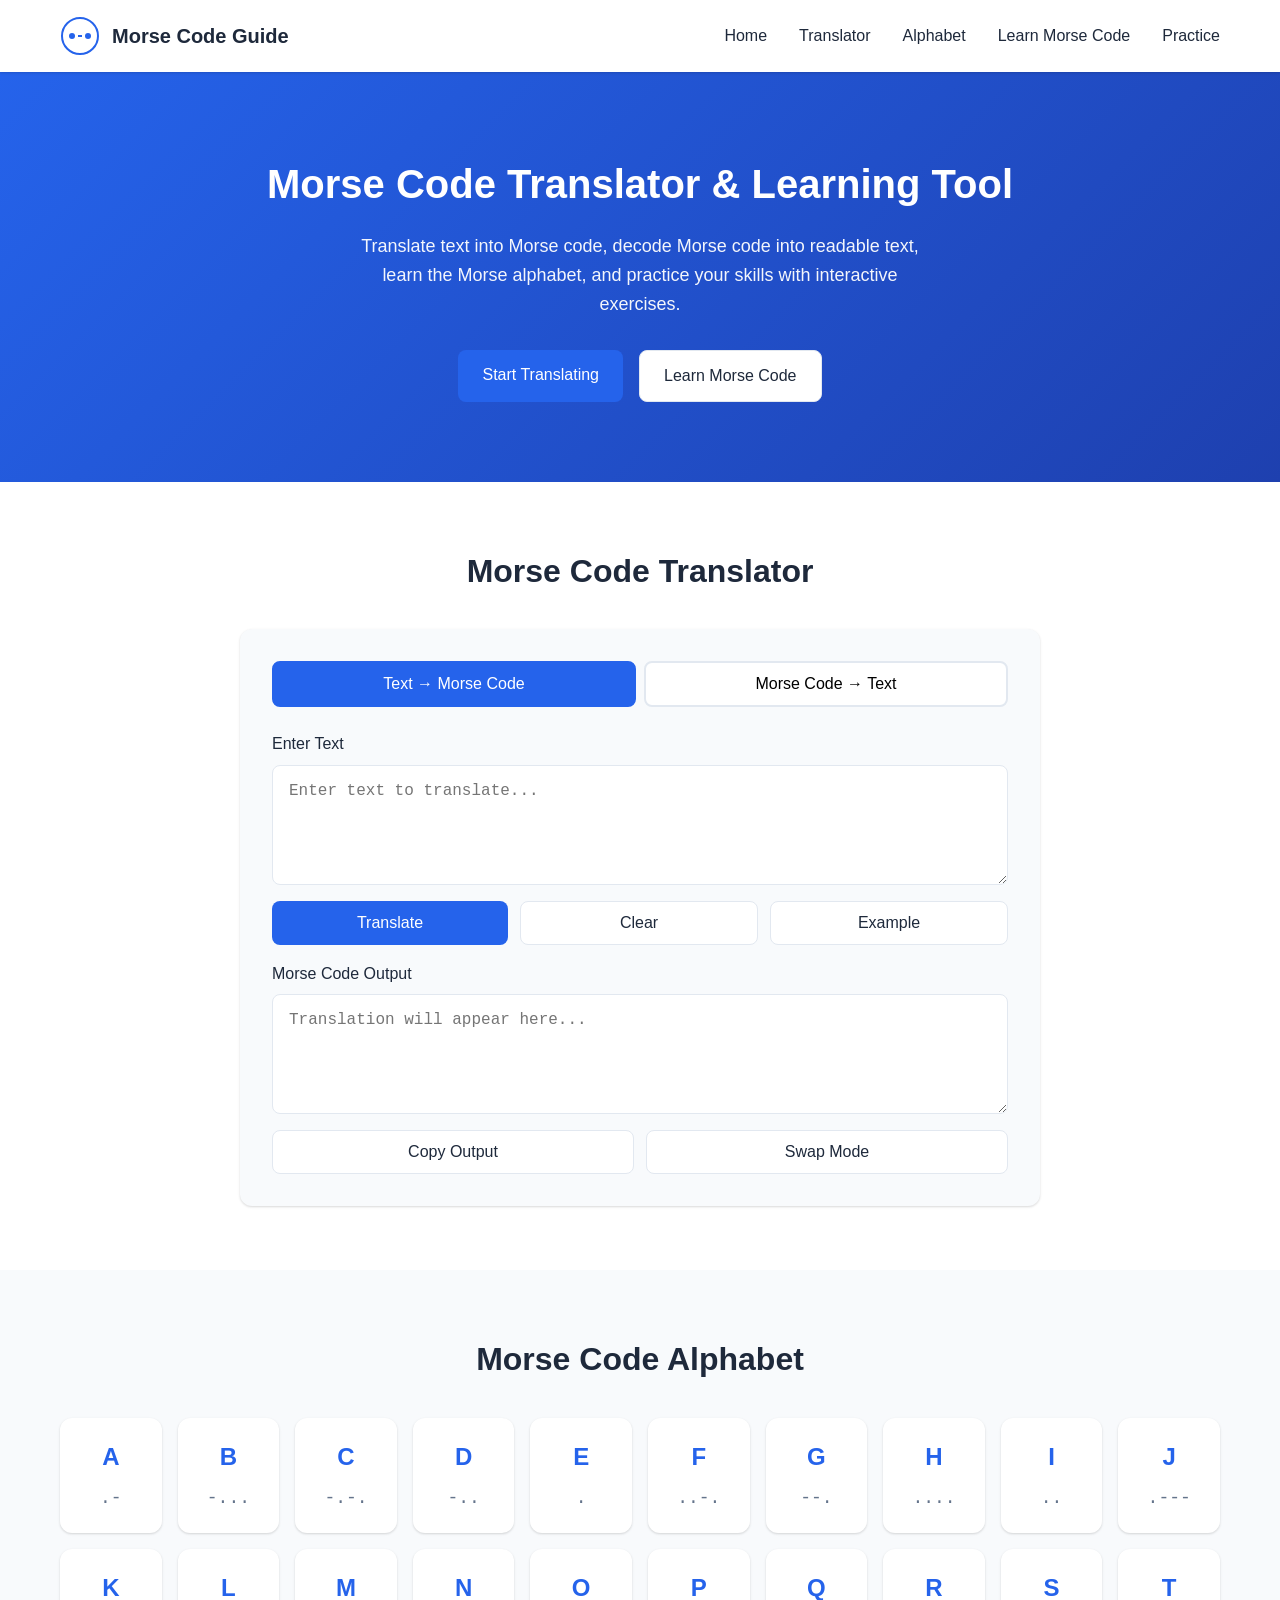
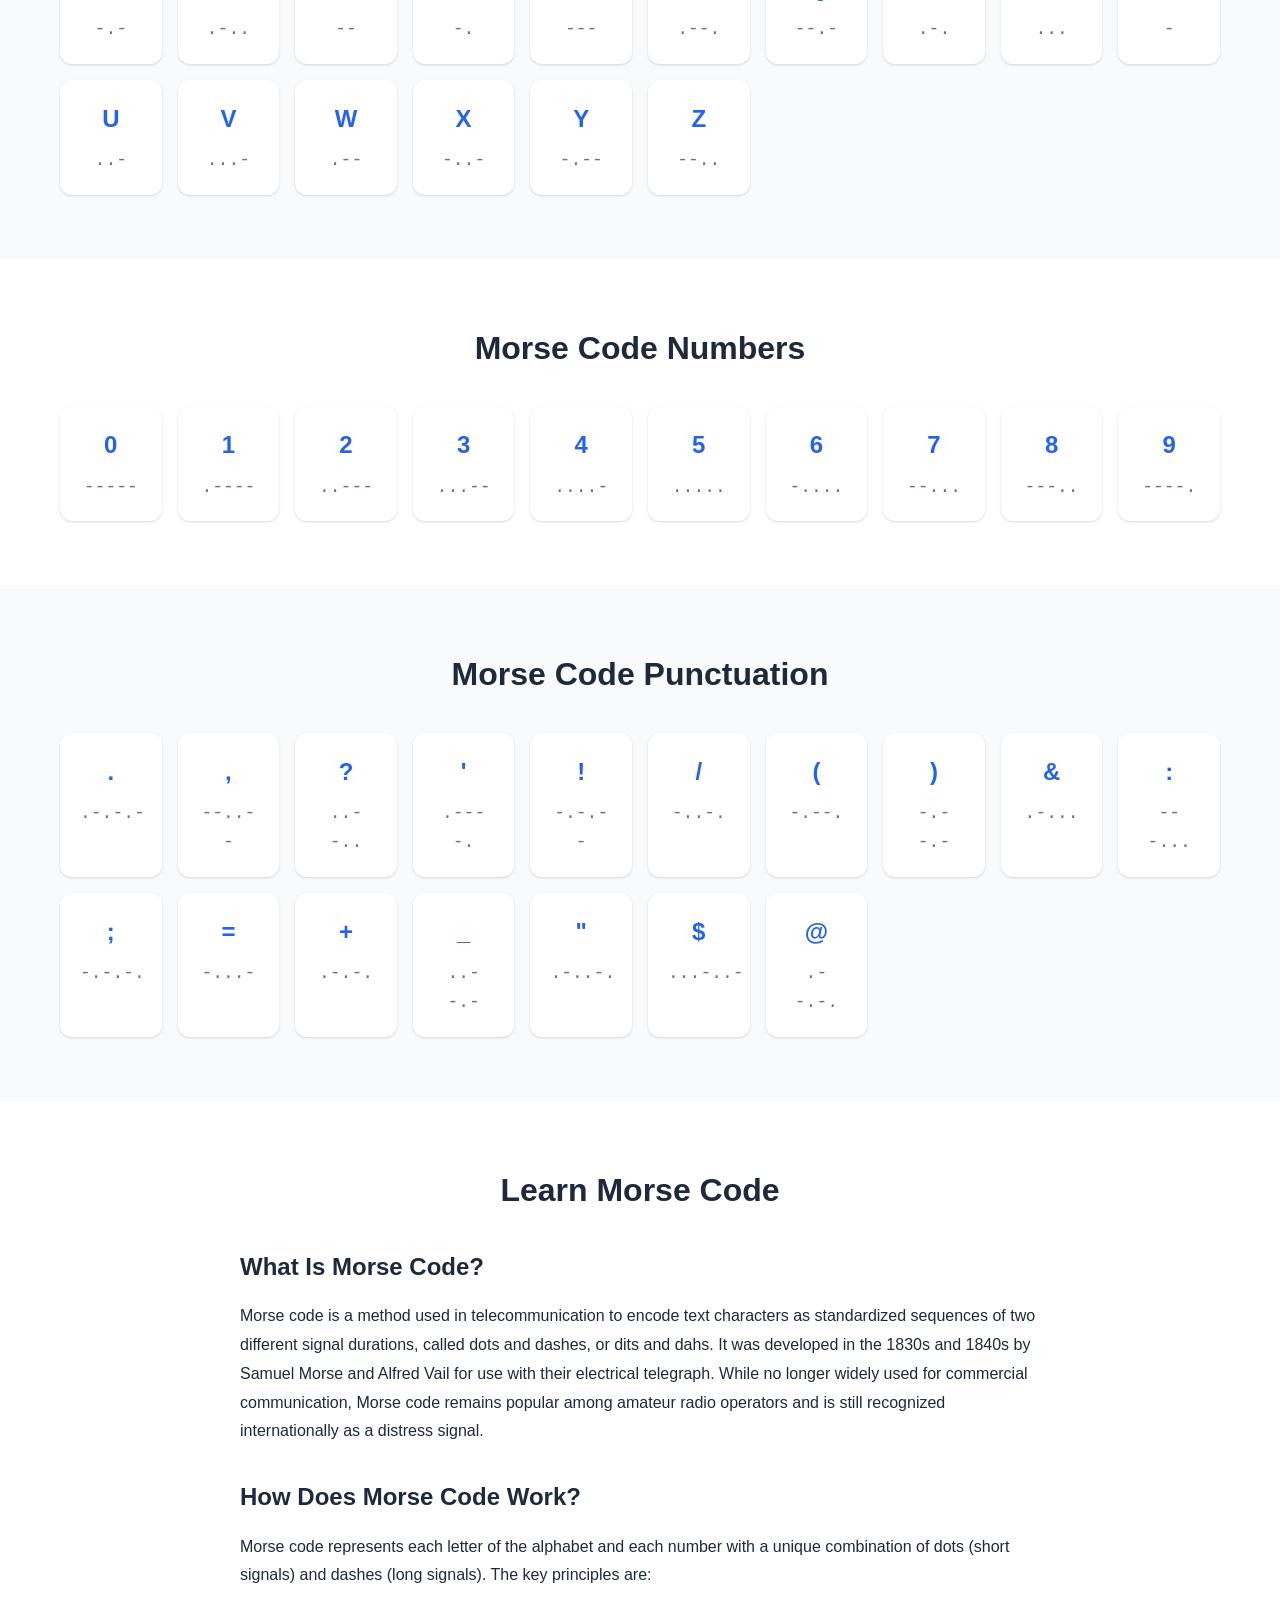
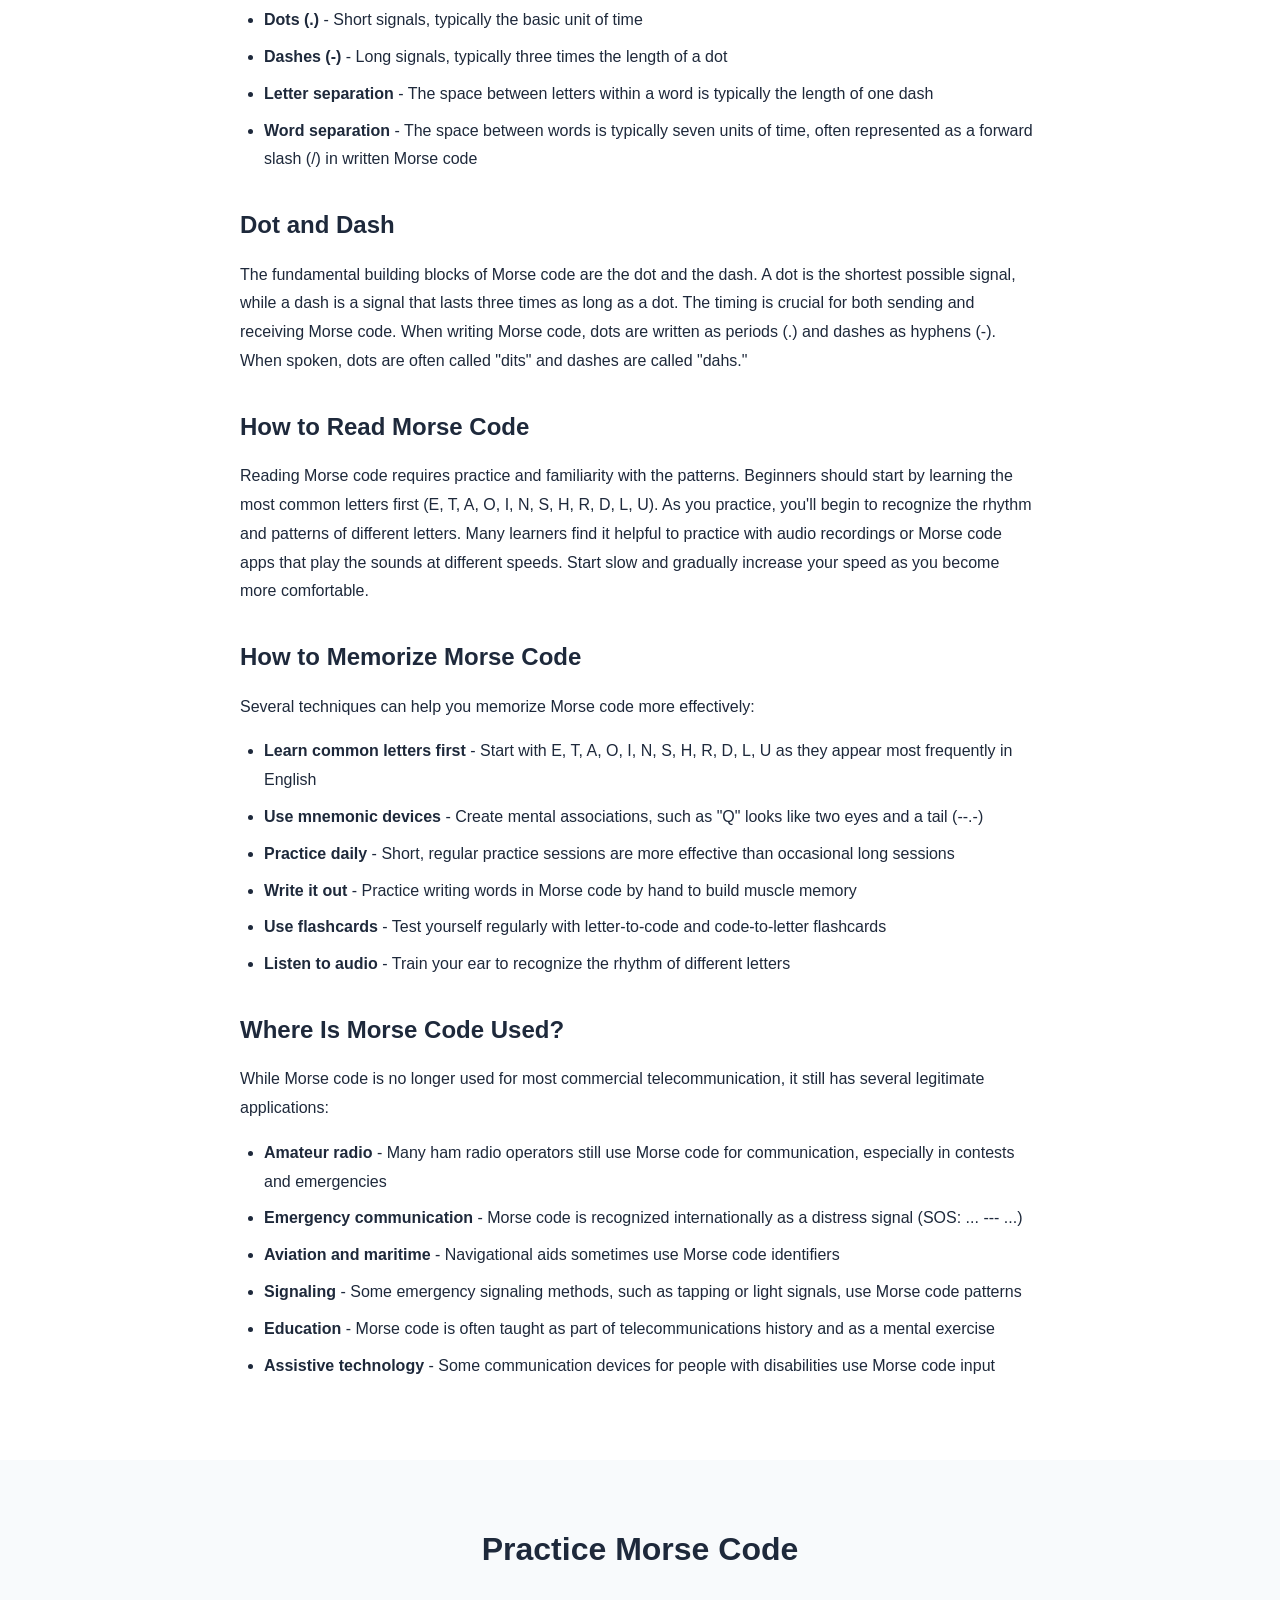
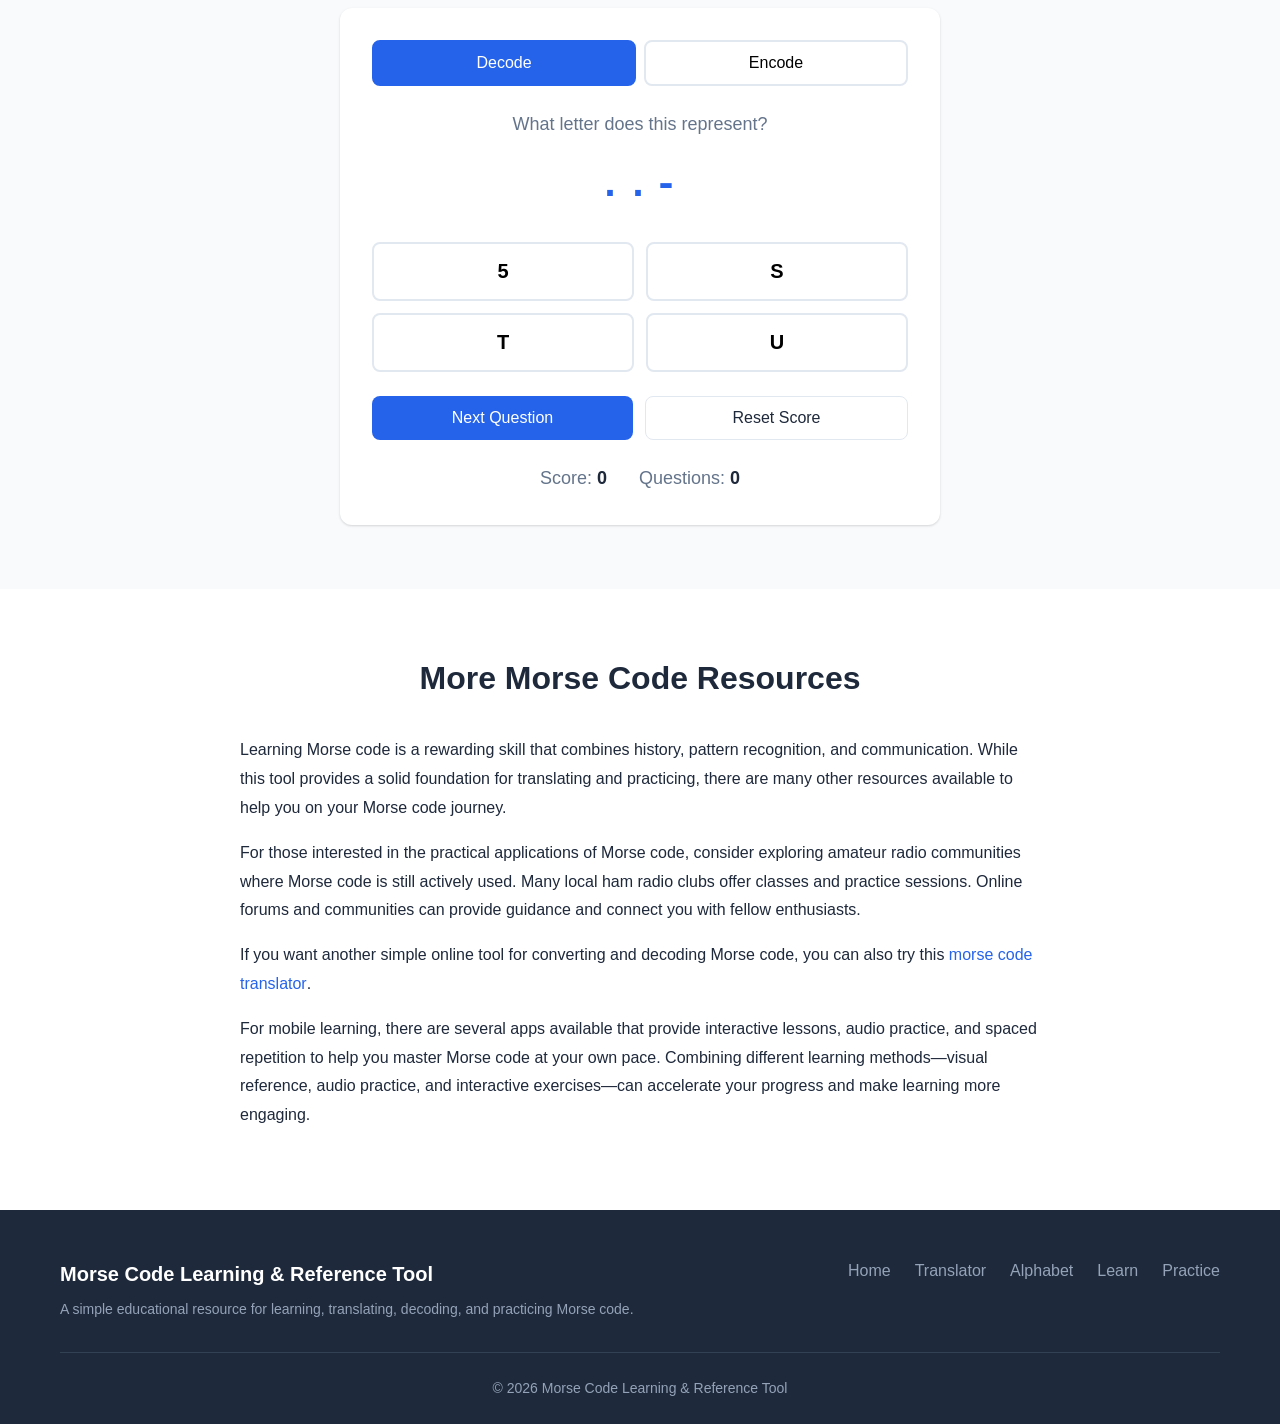
<file: index.html>
<!DOCTYPE html>
<html lang="en">
<head>
    <meta charset="UTF-8">
    <meta name="viewport" content="width=device-width, initial-scale=1.0">
    <title>Morse Code Translator & Learning Tool | Morse Code Guide</title>
    <meta name="description" content="Learn Morse code and translate text to Morse code or decode Morse code into text with this free interactive learning and practice tool.">
    <link rel="canonical" href="https://yourusername.github.io/morse-code-learning/">
    <meta property="og:title" content="Morse Code Translator & Learning Tool | Morse Code Guide">
    <meta property="og:description" content="Learn Morse code and translate text to Morse code or decode Morse code into text with this free interactive learning and practice tool.">
    <meta property="og:type" content="website">
    <meta name="twitter:card" content="summary_large_image">
    <meta name="twitter:title" content="Morse Code Translator & Learning Tool | Morse Code Guide">
    <meta name="twitter:description" content="Learn Morse code and translate text to Morse code or decode Morse code into text with this free interactive learning and practice tool.">
    <link rel="icon" type="image/svg+xml" href="favicon.svg">
    <link rel="stylesheet" href="style.css">
</head>
<body>
    <header class="header">
        <div class="container">
            <div class="header-content">
                <a href="#home" class="logo">
                    <svg class="logo-icon" viewBox="0 0 40 40" xmlns="http://www.w3.org/2000/svg">
                        <circle cx="20" cy="20" r="18" fill="none" stroke="currentColor" stroke-width="2"/>
                        <circle cx="12" cy="20" r="3" fill="currentColor"/>
                        <circle cx="28" cy="20" r="3" fill="currentColor"/>
                        <line x1="18" y1="20" x2="22" y2="20" stroke="currentColor" stroke-width="2"/>
                    </svg>
                    <span>Morse Code Guide</span>
                </a>
                <button class="mobile-menu-btn" aria-label="Toggle navigation" aria-expanded="false">
                    <span></span>
                    <span></span>
                    <span></span>
                </button>
                <nav class="nav">
                    <ul class="nav-list">
                        <li><a href="#home" class="nav-link">Home</a></li>
                        <li><a href="#translator" class="nav-link">Translator</a></li>
                        <li><a href="#alphabet" class="nav-link">Alphabet</a></li>
                        <li><a href="#learn" class="nav-link">Learn Morse Code</a></li>
                        <li><a href="#practice" class="nav-link">Practice</a></li>
                    </ul>
                </nav>
            </div>
        </div>
    </header>

    <main>
        <section id="home" class="hero">
            <div class="container">
                <div class="hero-content">
                    <h1>Morse Code Translator & Learning Tool</h1>
                    <p>Translate text into Morse code, decode Morse code into readable text, learn the Morse alphabet, and practice your skills with interactive exercises.</p>
                    <div class="hero-buttons">
                        <a href="#translator" class="btn btn-primary">Start Translating</a>
                        <a href="#learn" class="btn btn-secondary">Learn Morse Code</a>
                    </div>
                </div>
            </div>
        </section>

        <section id="translator" class="translator-section">
            <div class="container">
                <h2>Morse Code Translator</h2>
                <div class="translator-card">
                    <div class="translator-mode">
                        <button class="mode-btn active" data-mode="text-to-morse">Text → Morse Code</button>
                        <button class="mode-btn" data-mode="morse-to-text">Morse Code → Text</button>
                    </div>
                    <div class="translator-inputs">
                        <div class="input-group">
                            <label for="translator-input" id="input-label">Enter Text</label>
                            <textarea id="translator-input" placeholder="Enter text to translate..."></textarea>
                        </div>
                        <div class="translator-actions">
                            <button id="translate-btn" class="btn btn-primary">Translate</button>
                            <button id="clear-btn" class="btn btn-secondary">Clear</button>
                            <button id="example-btn" class="btn btn-secondary">Example</button>
                        </div>
                        <div class="input-group">
                            <label for="translator-output" id="output-label">Morse Code Output</label>
                            <textarea id="translator-output" readonly placeholder="Translation will appear here..."></textarea>
                        </div>
                        <div class="translator-actions">
                            <button id="copy-btn" class="btn btn-secondary">Copy Output</button>
                            <button id="swap-btn" class="btn btn-secondary">Swap Mode</button>
                        </div>
                    </div>
                    <div id="status-message" class="status-message" aria-live="polite"></div>
                </div>
            </div>
        </section>

        <section id="alphabet" class="alphabet-section">
            <div class="container">
                <h2>Morse Code Alphabet</h2>
                <div class="alphabet-table">
                    <div class="alphabet-card" data-letter="A">
                        <span class="letter">A</span>
                        <span class="morse">.-</span>
                    </div>
                    <div class="alphabet-card" data-letter="B">
                        <span class="letter">B</span>
                        <span class="morse">-...</span>
                    </div>
                    <div class="alphabet-card" data-letter="C">
                        <span class="letter">C</span>
                        <span class="morse">-.-.</span>
                    </div>
                    <div class="alphabet-card" data-letter="D">
                        <span class="letter">D</span>
                        <span class="morse">-..</span>
                    </div>
                    <div class="alphabet-card" data-letter="E">
                        <span class="letter">E</span>
                        <span class="morse">.</span>
                    </div>
                    <div class="alphabet-card" data-letter="F">
                        <span class="letter">F</span>
                        <span class="morse">..-.</span>
                    </div>
                    <div class="alphabet-card" data-letter="G">
                        <span class="letter">G</span>
                        <span class="morse">--.</span>
                    </div>
                    <div class="alphabet-card" data-letter="H">
                        <span class="letter">H</span>
                        <span class="morse">....</span>
                    </div>
                    <div class="alphabet-card" data-letter="I">
                        <span class="letter">I</span>
                        <span class="morse">..</span>
                    </div>
                    <div class="alphabet-card" data-letter="J">
                        <span class="letter">J</span>
                        <span class="morse">.---</span>
                    </div>
                    <div class="alphabet-card" data-letter="K">
                        <span class="letter">K</span>
                        <span class="morse">-.-</span>
                    </div>
                    <div class="alphabet-card" data-letter="L">
                        <span class="letter">L</span>
                        <span class="morse">.-..</span>
                    </div>
                    <div class="alphabet-card" data-letter="M">
                        <span class="letter">M</span>
                        <span class="morse">--</span>
                    </div>
                    <div class="alphabet-card" data-letter="N">
                        <span class="letter">N</span>
                        <span class="morse">-.</span>
                    </div>
                    <div class="alphabet-card" data-letter="O">
                        <span class="letter">O</span>
                        <span class="morse">---</span>
                    </div>
                    <div class="alphabet-card" data-letter="P">
                        <span class="letter">P</span>
                        <span class="morse">.--.</span>
                    </div>
                    <div class="alphabet-card" data-letter="Q">
                        <span class="letter">Q</span>
                        <span class="morse">--.-</span>
                    </div>
                    <div class="alphabet-card" data-letter="R">
                        <span class="letter">R</span>
                        <span class="morse">.-.</span>
                    </div>
                    <div class="alphabet-card" data-letter="S">
                        <span class="letter">S</span>
                        <span class="morse">...</span>
                    </div>
                    <div class="alphabet-card" data-letter="T">
                        <span class="letter">T</span>
                        <span class="morse">-</span>
                    </div>
                    <div class="alphabet-card" data-letter="U">
                        <span class="letter">U</span>
                        <span class="morse">..-</span>
                    </div>
                    <div class="alphabet-card" data-letter="V">
                        <span class="letter">V</span>
                        <span class="morse">...-</span>
                    </div>
                    <div class="alphabet-card" data-letter="W">
                        <span class="letter">W</span>
                        <span class="morse">.--</span>
                    </div>
                    <div class="alphabet-card" data-letter="X">
                        <span class="letter">X</span>
                        <span class="morse">-..-</span>
                    </div>
                    <div class="alphabet-card" data-letter="Y">
                        <span class="letter">Y</span>
                        <span class="morse">-.--</span>
                    </div>
                    <div class="alphabet-card" data-letter="Z">
                        <span class="letter">Z</span>
                        <span class="morse">--..</span>
                    </div>
                </div>
            </div>
        </section>

        <section id="numbers" class="numbers-section">
            <div class="container">
                <h2>Morse Code Numbers</h2>
                <div class="numbers-table">
                    <div class="number-card" data-number="0">
                        <span class="number">0</span>
                        <span class="morse">-----</span>
                    </div>
                    <div class="number-card" data-number="1">
                        <span class="number">1</span>
                        <span class="morse">.----</span>
                    </div>
                    <div class="number-card" data-number="2">
                        <span class="number">2</span>
                        <span class="morse">..---</span>
                    </div>
                    <div class="number-card" data-number="3">
                        <span class="number">3</span>
                        <span class="morse">...--</span>
                    </div>
                    <div class="number-card" data-number="4">
                        <span class="number">4</span>
                        <span class="morse">....-</span>
                    </div>
                    <div class="number-card" data-number="5">
                        <span class="number">5</span>
                        <span class="morse">.....</span>
                    </div>
                    <div class="number-card" data-number="6">
                        <span class="number">6</span>
                        <span class="morse">-....</span>
                    </div>
                    <div class="number-card" data-number="7">
                        <span class="number">7</span>
                        <span class="morse">--...</span>
                    </div>
                    <div class="number-card" data-number="8">
                        <span class="number">8</span>
                        <span class="morse">---..</span>
                    </div>
                    <div class="number-card" data-number="9">
                        <span class="number">9</span>
                        <span class="morse">----.</span>
                    </div>
                </div>
            </div>
        </section>

        <section id="punctuation" class="punctuation-section">
            <div class="container">
                <h2>Morse Code Punctuation</h2>
                <div class="punctuation-table">
                    <div class="punctuation-card">
                        <span class="symbol">.</span>
                        <span class="morse">.-.-.-</span>
                    </div>
                    <div class="punctuation-card">
                        <span class="symbol">,</span>
                        <span class="morse">--..--</span>
                    </div>
                    <div class="punctuation-card">
                        <span class="symbol">?</span>
                        <span class="morse">..--..</span>
                    </div>
                    <div class="punctuation-card">
                        <span class="symbol">'</span>
                        <span class="morse">.----.</span>
                    </div>
                    <div class="punctuation-card">
                        <span class="symbol">!</span>
                        <span class="morse">-.-.--</span>
                    </div>
                    <div class="punctuation-card">
                        <span class="symbol">/</span>
                        <span class="morse">-..-.</span>
                    </div>
                    <div class="punctuation-card">
                        <span class="symbol">(</span>
                        <span class="morse">-.--.</span>
                    </div>
                    <div class="punctuation-card">
                        <span class="symbol">)</span>
                        <span class="morse">-.--.-</span>
                    </div>
                    <div class="punctuation-card">
                        <span class="symbol">&amp;</span>
                        <span class="morse">.-...</span>
                    </div>
                    <div class="punctuation-card">
                        <span class="symbol">:</span>
                        <span class="morse">---...</span>
                    </div>
                    <div class="punctuation-card">
                        <span class="symbol">;</span>
                        <span class="morse">-.-.-.</span>
                    </div>
                    <div class="punctuation-card">
                        <span class="symbol">=</span>
                        <span class="morse">-...-</span>
                    </div>
                    <div class="punctuation-card">
                        <span class="symbol">+</span>
                        <span class="morse">.-.-.</span>
                    </div>
                    <div class="punctuation-card">
                        <span class="symbol">_</span>
                        <span class="morse">..--.-</span>
                    </div>
                    <div class="punctuation-card">
                        <span class="symbol">"</span>
                        <span class="morse">.-..-.</span>
                    </div>
                    <div class="punctuation-card">
                        <span class="symbol">$</span>
                        <span class="morse">...-..-</span>
                    </div>
                    <div class="punctuation-card">
                        <span class="symbol">@</span>
                        <span class="morse">.--.-.</span>
                    </div>
                </div>
            </div>
        </section>

        <section id="learn" class="learn-section">
            <div class="container">
                <h2>Learn Morse Code</h2>
                
                <div class="learn-content">
                    <h3>What Is Morse Code?</h3>
                    <p>Morse code is a method used in telecommunication to encode text characters as standardized sequences of two different signal durations, called dots and dashes, or dits and dahs. It was developed in the 1830s and 1840s by Samuel Morse and Alfred Vail for use with their electrical telegraph. While no longer widely used for commercial communication, Morse code remains popular among amateur radio operators and is still recognized internationally as a distress signal.</p>
                    
                    <h3>How Does Morse Code Work?</h3>
                    <p>Morse code represents each letter of the alphabet and each number with a unique combination of dots (short signals) and dashes (long signals). The key principles are:</p>
                    <ul>
                        <li><strong>Dots (.)</strong> - Short signals, typically the basic unit of time</li>
                        <li><strong>Dashes (-)</strong> - Long signals, typically three times the length of a dot</li>
                        <li><strong>Letter separation</strong> - The space between letters within a word is typically the length of one dash</li>
                        <li><strong>Word separation</strong> - The space between words is typically seven units of time, often represented as a forward slash (/) in written Morse code</li>
                    </ul>
                    
                    <h3>Dot and Dash</h3>
                    <p>The fundamental building blocks of Morse code are the dot and the dash. A dot is the shortest possible signal, while a dash is a signal that lasts three times as long as a dot. The timing is crucial for both sending and receiving Morse code. When writing Morse code, dots are written as periods (.) and dashes as hyphens (-). When spoken, dots are often called "dits" and dashes are called "dahs."</p>
                    
                    <h3>How to Read Morse Code</h3>
                    <p>Reading Morse code requires practice and familiarity with the patterns. Beginners should start by learning the most common letters first (E, T, A, O, I, N, S, H, R, D, L, U). As you practice, you'll begin to recognize the rhythm and patterns of different letters. Many learners find it helpful to practice with audio recordings or Morse code apps that play the sounds at different speeds. Start slow and gradually increase your speed as you become more comfortable.</p>
                    
                    <h3>How to Memorize Morse Code</h3>
                    <p>Several techniques can help you memorize Morse code more effectively:</p>
                    <ul>
                        <li><strong>Learn common letters first</strong> - Start with E, T, A, O, I, N, S, H, R, D, L, U as they appear most frequently in English</li>
                        <li><strong>Use mnemonic devices</strong> - Create mental associations, such as "Q" looks like two eyes and a tail (--.-)</li>
                        <li><strong>Practice daily</strong> - Short, regular practice sessions are more effective than occasional long sessions</li>
                        <li><strong>Write it out</strong> - Practice writing words in Morse code by hand to build muscle memory</li>
                        <li><strong>Use flashcards</strong> - Test yourself regularly with letter-to-code and code-to-letter flashcards</li>
                        <li><strong>Listen to audio</strong> - Train your ear to recognize the rhythm of different letters</li>
                    </ul>
                    
                    <h3>Where Is Morse Code Used?</h3>
                    <p>While Morse code is no longer used for most commercial telecommunication, it still has several legitimate applications:</p>
                    <ul>
                        <li><strong>Amateur radio</strong> - Many ham radio operators still use Morse code for communication, especially in contests and emergencies</li>
                        <li><strong>Emergency communication</strong> - Morse code is recognized internationally as a distress signal (SOS: ... --- ...)</li>
                        <li><strong>Aviation and maritime</strong> - Navigational aids sometimes use Morse code identifiers</li>
                        <li><strong>Signaling</strong> - Some emergency signaling methods, such as tapping or light signals, use Morse code patterns</li>
                        <li><strong>Education</strong> - Morse code is often taught as part of telecommunications history and as a mental exercise</li>
                        <li><strong>Assistive technology</strong> - Some communication devices for people with disabilities use Morse code input</li>
                    </ul>
                </div>
            </div>
        </section>

        <section id="practice" class="practice-section">
            <div class="container">
                <h2>Practice Morse Code</h2>
                <div class="practice-card">
                    <div class="practice-mode">
                        <button class="practice-mode-btn active" data-practice-mode="decode">Decode</button>
                        <button class="practice-mode-btn" data-practice-mode="encode">Encode</button>
                    </div>
                    <div class="practice-content">
                        <div class="practice-question">
                            <p id="question-text">What letter does this represent?</p>
                            <div id="morse-display" class="morse-display">...</div>
                        </div>
                        <div id="answer-options" class="answer-options">
                            <button class="answer-btn" data-answer="E">E</button>
                            <button class="answer-btn" data-answer="T">T</button>
                            <button class="answer-btn" data-answer="A">A</button>
                            <button class="answer-btn" data-answer="I">I</button>
                        </div>
                        <div id="feedback" class="feedback"></div>
                        <div class="practice-controls">
                            <button id="next-question-btn" class="btn btn-primary">Next Question</button>
                            <button id="reset-score-btn" class="btn btn-secondary">Reset Score</button>
                        </div>
                        <div class="score-display">
                            <span>Score: <strong id="score">0</strong></span>
                            <span>Questions: <strong id="questions-count">0</strong></span>
                        </div>
                    </div>
                </div>
            </div>
        </section>

        <section id="resources" class="resources-section">
            <div class="container">
                <h2>More Morse Code Resources</h2>
                <div class="resources-content">
                    <p>Learning Morse code is a rewarding skill that combines history, pattern recognition, and communication. While this tool provides a solid foundation for translating and practicing, there are many other resources available to help you on your Morse code journey.</p>
                    <p>For those interested in the practical applications of Morse code, consider exploring amateur radio communities where Morse code is still actively used. Many local ham radio clubs offer classes and practice sessions. Online forums and communities can provide guidance and connect you with fellow enthusiasts.</p>
                    <p>If you want another simple online tool for converting and decoding Morse code, you can also try this <a href="https://morsecodetranslatr.io/" target="_blank" rel="noopener noreferrer">morse code translator</a>.</p>
                    <p>For mobile learning, there are several apps available that provide interactive lessons, audio practice, and spaced repetition to help you master Morse code at your own pace. Combining different learning methods—visual reference, audio practice, and interactive exercises—can accelerate your progress and make learning more engaging.</p>
                </div>
            </div>
        </section>
    </main>

    <footer class="footer">
        <div class="container">
            <div class="footer-content">
                <div class="footer-brand">
                    <h3>Morse Code Learning & Reference Tool</h3>
                    <p>A simple educational resource for learning, translating, decoding, and practicing Morse code.</p>
                </div>
                <div class="footer-links">
                    <ul>
                        <li><a href="#home">Home</a></li>
                        <li><a href="#translator">Translator</a></li>
                        <li><a href="#alphabet">Alphabet</a></li>
                        <li><a href="#learn">Learn</a></li>
                        <li><a href="#practice">Practice</a></li>
                    </ul>
                </div>
            </div>
            <div class="footer-bottom">
                <p>&copy; 2026 Morse Code Learning & Reference Tool</p>
            </div>
        </div>
    </footer>

    <script type="application/ld+json">
    {
        "@context": "https://schema.org",
        "@type": "WebSite",
        "name": "Morse Code Learning & Reference Tool",
        "url": "https://yourusername.github.io/morse-code-learning/",
        "description": "Learn Morse code and translate text to Morse code or decode Morse code into text with this free interactive learning and practice tool."
    }
    </script>

    <script type="application/ld+json">
    {
        "@context": "https://schema.org",
        "@type": "WebApplication",
        "name": "Morse Code Learning & Reference Tool",
        "url": "https://yourusername.github.io/morse-code-learning/",
        "description": "Learn Morse code and translate text to Morse code or decode Morse code into text with this free interactive learning and practice tool.",
        "applicationCategory": "EducationalApplication",
        "operatingSystem": "Any",
        "offers": {
            "@type": "Offer",
            "price": "0",
            "priceCurrency": "USD"
        }
    }
    </script>

    <script src="script.js"></script>
</body>
</html>
</file>
<file: style.css>
/* Reset and Base Styles */
* {
    margin: 0;
    padding: 0;
    box-sizing: border-box;
}

:root {
    --primary-color: #2563eb;
    --primary-hover: #1d4ed8;
    --secondary-color: #64748b;
    --secondary-hover: #475569;
    --background-color: #f8fafc;
    --text-color: #1e293b;
    --text-light: #64748b;
    --border-color: #e2e8f0;
    --card-shadow: 0 1px 3px rgba(0, 0, 0, 0.1), 0 1px 2px rgba(0, 0, 0, 0.06);
    --card-hover-shadow: 0 4px 6px rgba(0, 0, 0, 0.1), 0 2px 4px rgba(0, 0, 0, 0.06);
    --border-radius: 12px;
    --transition: all 0.2s ease;
}

html {
    scroll-behavior: smooth;
}

body {
    font-family: -apple-system, BlinkMacSystemFont, 'Segoe UI', Roboto, 'Helvetica Neue', Arial, sans-serif;
    line-height: 1.6;
    color: var(--text-color);
    background-color: var(--background-color);
}

.container {
    max-width: 1200px;
    margin: 0 auto;
    padding: 0 20px;
}

/* Header */
.header {
    background: white;
    box-shadow: var(--card-shadow);
    position: sticky;
    top: 0;
    z-index: 1000;
}

.header-content {
    display: flex;
    justify-content: space-between;
    align-items: center;
    padding: 16px 0;
}

.logo {
    display: flex;
    align-items: center;
    gap: 12px;
    text-decoration: none;
    color: var(--text-color);
    font-weight: 600;
    font-size: 1.25rem;
}

.logo-icon {
    width: 40px;
    height: 40px;
    color: var(--primary-color);
}

.nav-list {
    display: flex;
    list-style: none;
    gap: 32px;
}

.nav-link {
    text-decoration: none;
    color: var(--text-color);
    font-weight: 500;
    transition: var(--transition);
}

.nav-link:hover {
    color: var(--primary-color);
}

.mobile-menu-btn {
    display: none;
    flex-direction: column;
    gap: 4px;
    background: none;
    border: none;
    cursor: pointer;
    padding: 8px;
}

.mobile-menu-btn span {
    width: 24px;
    height: 2px;
    background-color: var(--text-color);
    transition: var(--transition);
}

/* Hero Section */
.hero {
    background: linear-gradient(135deg, #2563eb 0%, #1e40af 100%);
    color: white;
    padding: 80px 0;
    text-align: center;
}

.hero-content h1 {
    font-size: 2.5rem;
    margin-bottom: 16px;
    font-weight: 700;
}

.hero-content p {
    font-size: 1.125rem;
    margin-bottom: 32px;
    max-width: 600px;
    margin-left: auto;
    margin-right: auto;
    opacity: 0.95;
}

.hero-buttons {
    display: flex;
    gap: 16px;
    justify-content: center;
    flex-wrap: wrap;
}

/* Buttons */
.btn {
    padding: 12px 24px;
    border: none;
    border-radius: 8px;
    font-size: 1rem;
    font-weight: 500;
    cursor: pointer;
    transition: var(--transition);
    text-decoration: none;
    display: inline-block;
}

.btn-primary {
    background-color: var(--primary-color);
    color: white;
}

.btn-primary:hover {
    background-color: var(--primary-hover);
}

.btn-secondary {
    background-color: white;
    color: var(--text-color);
    border: 1px solid var(--border-color);
}

.btn-secondary:hover {
    background-color: var(--background-color);
    border-color: var(--secondary-color);
}

/* Section Styles */
section {
    padding: 64px 0;
}

section h2 {
    font-size: 2rem;
    margin-bottom: 32px;
    text-align: center;
    color: var(--text-color);
}

/* Translator Section */
.translator-section {
    background-color: white;
}

.translator-card {
    background: var(--background-color);
    border-radius: var(--border-radius);
    padding: 32px;
    box-shadow: var(--card-shadow);
    max-width: 800px;
    margin: 0 auto;
}

.translator-mode {
    display: flex;
    gap: 8px;
    margin-bottom: 24px;
}

.mode-btn {
    flex: 1;
    padding: 12px;
    border: 2px solid var(--border-color);
    background: white;
    border-radius: 8px;
    font-size: 1rem;
    font-weight: 500;
    cursor: pointer;
    transition: var(--transition);
}

.mode-btn.active {
    border-color: var(--primary-color);
    background-color: var(--primary-color);
    color: white;
}

.mode-btn:hover:not(.active) {
    border-color: var(--secondary-color);
}

.translator-inputs {
    display: flex;
    flex-direction: column;
    gap: 16px;
}

.input-group {
    display: flex;
    flex-direction: column;
    gap: 8px;
}

.input-group label {
    font-weight: 500;
    color: var(--text-color);
}

.input-group textarea {
    width: 100%;
    padding: 16px;
    border: 1px solid var(--border-color);
    border-radius: 8px;
    font-size: 1rem;
    font-family: 'Courier New', monospace;
    resize: vertical;
    min-height: 120px;
    transition: var(--transition);
}

.input-group textarea:focus {
    outline: none;
    border-color: var(--primary-color);
    box-shadow: 0 0 0 3px rgba(37, 99, 235, 0.1);
}

.translator-actions {
    display: flex;
    gap: 12px;
    flex-wrap: wrap;
}

.translator-actions .btn {
    flex: 1;
    min-width: 120px;
}

.status-message {
    margin-top: 16px;
    padding: 12px;
    border-radius: 8px;
    font-size: 0.875rem;
    display: none;
}

.status-message.success {
    background-color: #dcfce7;
    color: #166534;
    display: block;
}

.status-message.error {
    background-color: #fee2e2;
    color: #991b1b;
    display: block;
}

/* Alphabet Section */
.alphabet-section {
    background-color: var(--background-color);
}

.alphabet-table {
    display: grid;
    grid-template-columns: repeat(auto-fill, minmax(100px, 1fr));
    gap: 16px;
}

.alphabet-card,
.number-card,
.punctuation-card {
    background: white;
    border-radius: var(--border-radius);
    padding: 20px;
    text-align: center;
    box-shadow: var(--card-shadow);
    transition: var(--transition);
    display: flex;
    flex-direction: column;
    gap: 8px;
}

.alphabet-card:hover,
.number-card:hover,
.punctuation-card:hover {
    box-shadow: var(--card-hover-shadow);
    transform: translateY(-2px);
}

.alphabet-card .letter,
.number-card .number,
.punctuation-card .symbol {
    font-size: 1.5rem;
    font-weight: 700;
    color: var(--primary-color);
}

.alphabet-card .morse,
.number-card .morse,
.punctuation-card .morse {
    font-family: 'Courier New', monospace;
    font-size: 1.125rem;
    color: var(--text-light);
}

/* Numbers Section */
.numbers-section {
    background-color: white;
}

.numbers-table {
    display: grid;
    grid-template-columns: repeat(auto-fill, minmax(100px, 1fr));
    gap: 16px;
}

/* Punctuation Section */
.punctuation-section {
    background-color: var(--background-color);
}

.punctuation-table {
    display: grid;
    grid-template-columns: repeat(auto-fill, minmax(100px, 1fr));
    gap: 16px;
}

/* Learn Section */
.learn-section {
    background-color: white;
}

.learn-content {
    max-width: 800px;
    margin: 0 auto;
}

.learn-content h3 {
    font-size: 1.5rem;
    margin-top: 32px;
    margin-bottom: 16px;
    color: var(--text-color);
}

.learn-content p {
    margin-bottom: 16px;
    line-height: 1.8;
}

.learn-content ul {
    margin-bottom: 16px;
    padding-left: 24px;
}

.learn-content li {
    margin-bottom: 8px;
    line-height: 1.8;
}

/* Practice Section */
.practice-section {
    background-color: var(--background-color);
}

.practice-card {
    background: white;
    border-radius: var(--border-radius);
    padding: 32px;
    box-shadow: var(--card-shadow);
    max-width: 600px;
    margin: 0 auto;
}

.practice-mode {
    display: flex;
    gap: 8px;
    margin-bottom: 24px;
}

.practice-mode-btn {
    flex: 1;
    padding: 12px;
    border: 2px solid var(--border-color);
    background: white;
    border-radius: 8px;
    font-size: 1rem;
    font-weight: 500;
    cursor: pointer;
    transition: var(--transition);
}

.practice-mode-btn.active {
    border-color: var(--primary-color);
    background-color: var(--primary-color);
    color: white;
}

.practice-mode-btn:hover:not(.active) {
    border-color: var(--secondary-color);
}

.practice-question {
    text-align: center;
    margin-bottom: 24px;
}

.practice-question p {
    font-size: 1.125rem;
    margin-bottom: 16px;
    color: var(--text-light);
}

.morse-display {
    font-family: 'Courier New', monospace;
    font-size: 2.5rem;
    font-weight: 700;
    color: var(--primary-color);
    letter-spacing: 4px;
}

.answer-options {
    display: grid;
    grid-template-columns: repeat(2, 1fr);
    gap: 12px;
    margin-bottom: 24px;
}

.answer-btn {
    padding: 16px;
    border: 2px solid var(--border-color);
    background: white;
    border-radius: 8px;
    font-size: 1.25rem;
    font-weight: 600;
    cursor: pointer;
    transition: var(--transition);
}

.answer-btn:hover {
    border-color: var(--primary-color);
    background-color: #f0f9ff;
}

.answer-btn.correct {
    background-color: #dcfce7;
    border-color: #22c55e;
    color: #166534;
}

.answer-btn.incorrect {
    background-color: #fee2e2;
    border-color: #ef4444;
    color: #991b1b;
}

.feedback {
    text-align: center;
    padding: 12px;
    border-radius: 8px;
    margin-bottom: 24px;
    font-weight: 500;
    display: none;
}

.feedback.correct {
    background-color: #dcfce7;
    color: #166534;
    display: block;
}

.feedback.incorrect {
    background-color: #fee2e2;
    color: #991b1b;
    display: block;
}

.practice-controls {
    display: flex;
    gap: 12px;
    margin-bottom: 24px;
}

.practice-controls .btn {
    flex: 1;
}

.score-display {
    display: flex;
    justify-content: center;
    gap: 32px;
    font-size: 1.125rem;
    color: var(--text-light);
}

.score-display strong {
    color: var(--text-color);
}

/* Resources Section */
.resources-section {
    background-color: white;
}

.resources-content {
    max-width: 800px;
    margin: 0 auto;
}

.resources-content p {
    margin-bottom: 16px;
    line-height: 1.8;
}

.resources-content a {
    color: var(--primary-color);
    text-decoration: none;
    font-weight: 500;
}

.resources-content a:hover {
    text-decoration: underline;
}

/* Footer */
.footer {
    background-color: #1e293b;
    color: white;
    padding: 48px 0 24px;
}

.footer-content {
    display: flex;
    justify-content: space-between;
    align-items: flex-start;
    gap: 48px;
    margin-bottom: 32px;
}

.footer-brand h3 {
    font-size: 1.25rem;
    margin-bottom: 8px;
}

.footer-brand p {
    color: #94a3b8;
    font-size: 0.875rem;
}

.footer-links ul {
    list-style: none;
    display: flex;
    gap: 24px;
}

.footer-links a {
    color: #94a3b8;
    text-decoration: none;
    transition: var(--transition);
}

.footer-links a:hover {
    color: white;
}

.footer-bottom {
    text-align: center;
    padding-top: 24px;
    border-top: 1px solid #334155;
    color: #94a3b8;
    font-size: 0.875rem;
}

/* Responsive Design */
@media (max-width: 768px) {
    .mobile-menu-btn {
        display: flex;
    }

    .nav {
        position: absolute;
        top: 100%;
        left: 0;
        right: 0;
        background: white;
        box-shadow: var(--card-shadow);
        max-height: 0;
        overflow: hidden;
        transition: var(--transition);
    }

    .nav.active {
        max-height: 300px;
    }

    .nav-list {
        flex-direction: column;
        padding: 16px;
        gap: 0;
    }

    .nav-list li {
        padding: 12px 0;
        border-bottom: 1px solid var(--border-color);
    }

    .nav-list li:last-child {
        border-bottom: none;
    }

    .hero-content h1 {
        font-size: 1.875rem;
    }

    .hero-content p {
        font-size: 1rem;
    }

    .alphabet-table,
    .numbers-table,
    .punctuation-table {
        grid-template-columns: repeat(auto-fill, minmax(80px, 1fr));
        gap: 12px;
    }

    .alphabet-card,
    .number-card,
    .punctuation-card {
        padding: 16px;
    }

    .alphabet-card .letter,
    .number-card .number,
    .punctuation-card .symbol {
        font-size: 1.25rem;
    }

    .alphabet-card .morse,
    .number-card .morse,
    .punctuation-card .morse {
        font-size: 1rem;
    }

    .footer-content {
        flex-direction: column;
        gap: 24px;
    }

    .footer-links ul {
        flex-wrap: wrap;
        gap: 16px;
    }

    .translator-actions {
        flex-direction: column;
    }

    .translator-actions .btn {
        width: 100%;
    }

    .answer-options {
        grid-template-columns: 1fr;
    }
}

@media (max-width: 480px) {
    .container {
        padding: 0 16px;
    }

    section {
        padding: 48px 0;
    }

    .hero {
        padding: 48px 0;
    }

    .hero-content h1 {
        font-size: 1.5rem;
    }

    .hero-buttons {
        flex-direction: column;
        width: 100%;
    }

    .hero-buttons .btn {
        width: 100%;
    }

    .translator-card,
    .practice-card {
        padding: 24px;
    }

    .alphabet-table,
    .numbers-table,
    .punctuation-table {
        grid-template-columns: repeat(2, 1fr);
    }
}

/* Accessibility */
@media (prefers-reduced-motion: reduce) {
    * {
        animation-duration: 0.01ms !important;
        animation-iteration-count: 1 !important;
        transition-duration: 0.01ms !important;
    }
}

button:focus-visible,
a:focus-visible,
textarea:focus-visible {
    outline: 2px solid var(--primary-color);
    outline-offset: 2px;
}
</file>
